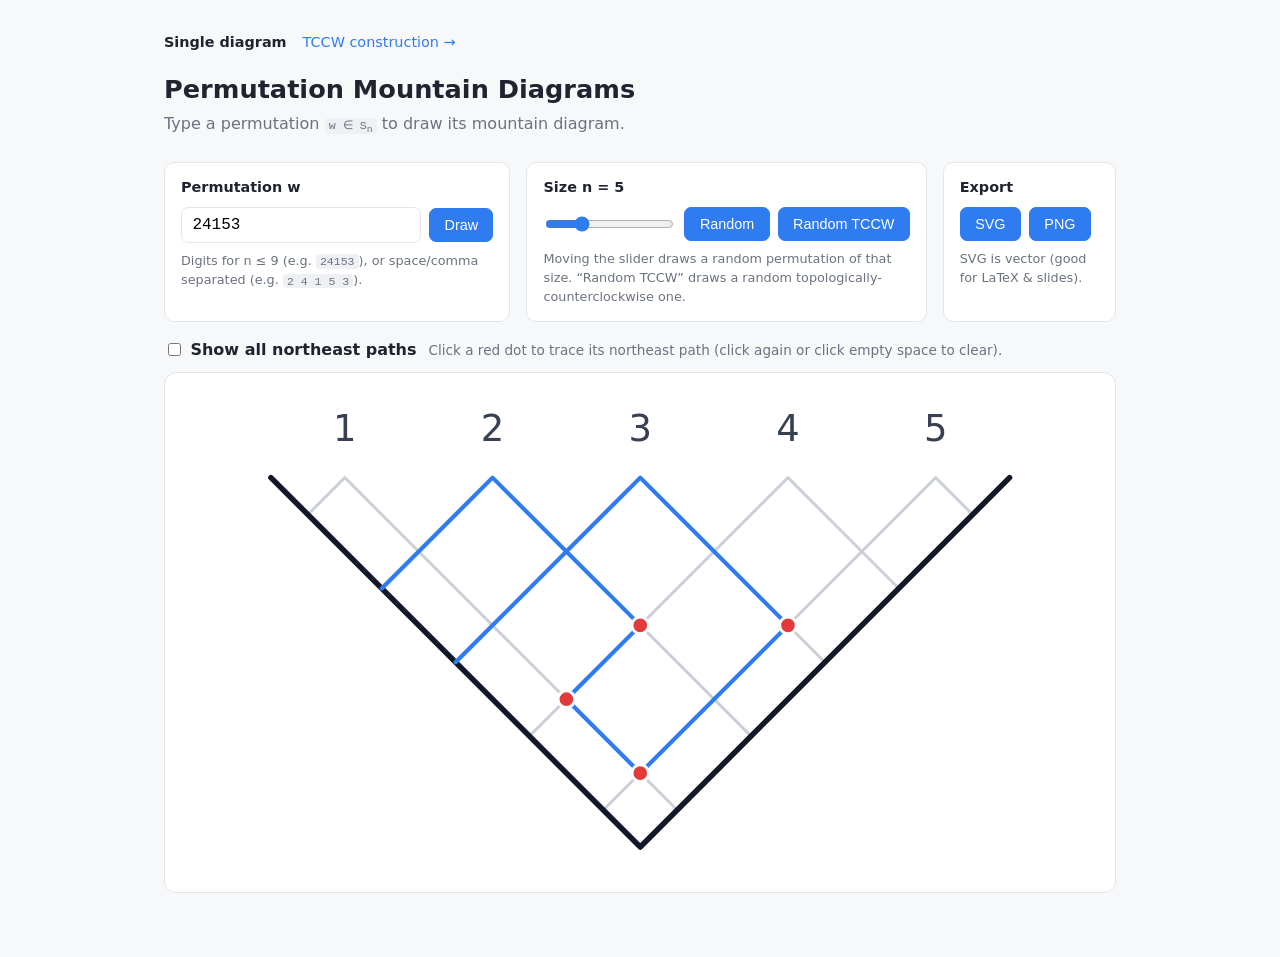
<file: index.html>
<!DOCTYPE html>
<html lang="en">
<head>
  <meta charset="UTF-8" />
  <meta name="viewport" content="width=device-width, initial-scale=1.0" />
  <title>Permutation Mountain Diagrams</title>
  <link rel="stylesheet" href="style.css" />
</head>
<body>
  <main>
    <nav class="page-nav">
      <strong>Single diagram</strong>
      <a href="construction.html">TCCW construction &rarr;</a>
    </nav>
    <h1>Permutation Mountain Diagrams</h1>
    <p class="subtitle">
      Type a permutation <code>w &isin; S<sub>n</sub></code> to draw its mountain diagram.
    </p>

    <section class="controls">
      <div class="control">
        <label for="w-input">Permutation w</label>
        <div class="row">
          <input id="w-input" type="text" spellcheck="false" autocomplete="off"
                 placeholder="e.g. 24153" />
          <button id="draw-btn" class="primary">Draw</button>
        </div>
        <div class="hint">Digits for n &le; 9 (e.g. <code>24153</code>), or space/comma separated (e.g. <code>2 4 1 5 3</code>).</div>
      </div>

      <div class="control">
        <label for="n-slider">Size n = <span id="n-value">5</span></label>
        <div class="row">
          <input id="n-slider" type="range" min="0" max="20" step="1" value="5" />
          <button id="random-btn">Random</button>
          <button id="random-tccw-btn">Random TCCW</button>
        </div>
        <div class="hint">Moving the slider draws a random permutation of that size. &ldquo;Random TCCW&rdquo; draws a random topologically-counterclockwise one.</div>
      </div>

      <div class="control">
        <label>Export</label>
        <div class="row">
          <button id="export-svg">SVG</button>
          <button id="export-png">PNG</button>
        </div>
        <div class="hint">SVG is vector (good for LaTeX &amp; slides).</div>
      </div>
    </section>

    <div id="error" class="error" style="display:none"></div>

    <div class="canvas-toolbar">
      <label class="toggle-all-label"><input type="checkbox" id="toggle-all" /> Show all northeast paths</label>
      <span class="canvas-hint">Click a red dot to trace its northeast path (click again or click empty space to clear).</span>
    </div>

    <div class="diagram-wrap">
      <svg id="diagram" xmlns="http://www.w3.org/2000/svg"></svg>
    </div>
  </main>

  <script src="diagram.js"></script>
  <script src="app.js"></script>
</body>
</html>
</file>
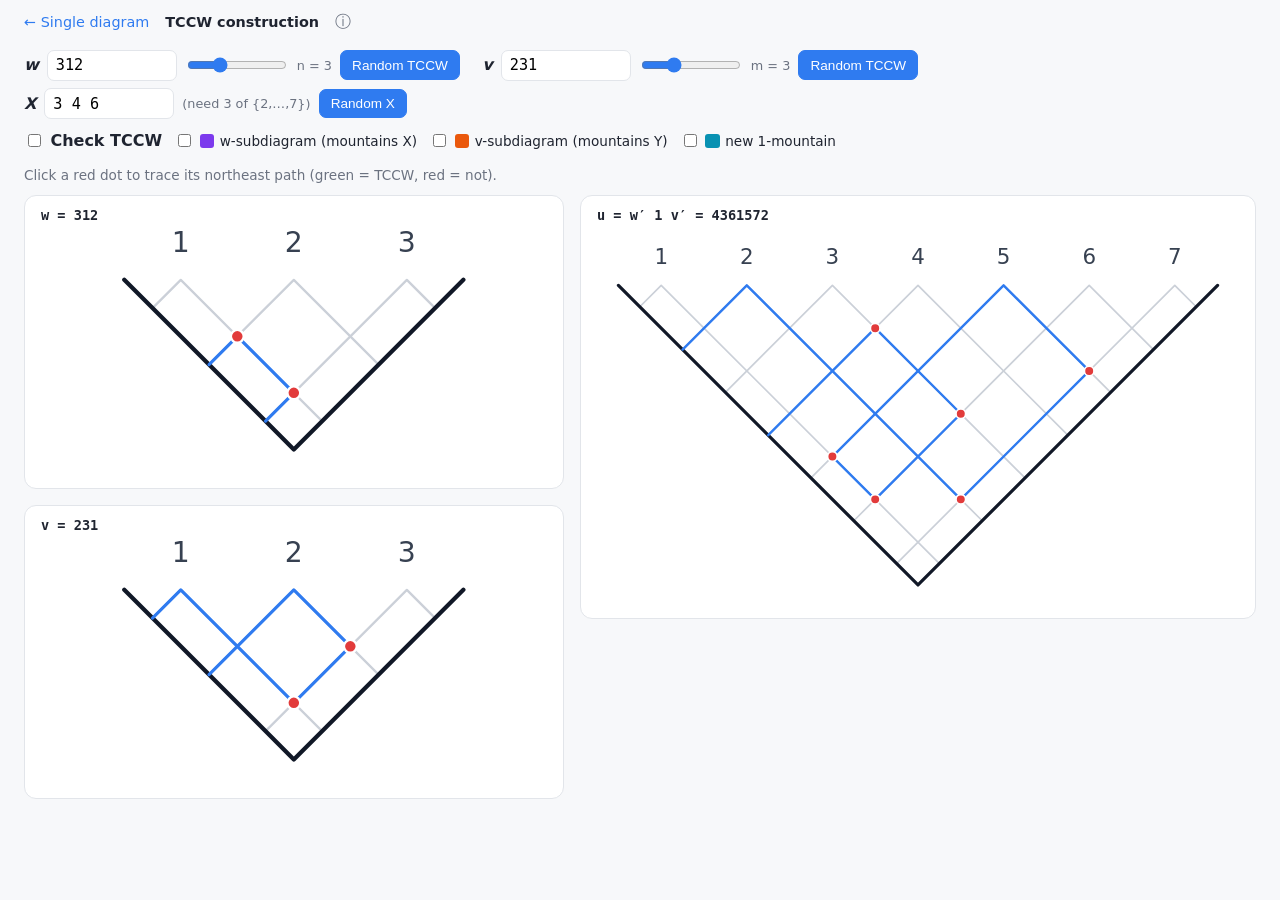
<file: construction.html>
<!DOCTYPE html>
<html lang="en">
<head>
  <meta charset="UTF-8" />
  <meta name="viewport" content="width=device-width, initial-scale=1.0" />
  <title>TCCW Construction</title>
  <link rel="stylesheet" href="style.css" />
</head>
<body>
  <main class="wide">
    <nav class="page-nav">
      <a href="index.html">&larr; Single diagram</a>
      <strong>TCCW construction</strong>
      <span class="info" tabindex="0"
        title="From TCCW diagrams w (size n) and v (size m) and an n-subset X of {2,…,n+m+1}, build the TCCW diagram u = w' 1 v' of size n+m+1.">&#9432;</span>
    </nav>

    <section class="controls-compact">
      <div class="cbar">
        <label class="cbar-label" for="w-input" title="Reversed if needed so w₁ ≤ wₙ.">w</label>
        <input id="w-input" type="text" spellcheck="false" autocomplete="off" placeholder="231" />
        <input id="n-slider" type="range" min="0" max="10" step="1" value="3" />
        <span class="muted-inline">n = <span id="n-value">3</span></span>
        <button id="rand-w" class="primary">Random TCCW</button>
      </div>
      <div class="cbar">
        <label class="cbar-label" for="v-input" title="Reversed if needed so v₁ ≥ vₘ.">v</label>
        <input id="v-input" type="text" spellcheck="false" autocomplete="off" placeholder="12" />
        <input id="m-slider" type="range" min="0" max="10" step="1" value="3" />
        <span class="muted-inline">m = <span id="m-value">3</span></span>
        <button id="rand-v" class="primary">Random TCCW</button>
      </div>
      <div class="cbar">
        <label class="cbar-label" for="x-input" title="X ⊆ {2,…,n+m+1}, |X| = n; complement is Y.">X</label>
        <input id="x-input" type="text" spellcheck="false" autocomplete="off" placeholder="2 4 5" />
        <span class="muted-inline" id="x-req"></span>
        <button id="rand-x">Random X</button>
      </div>
    </section>

    <div id="error" class="error" style="display:none"></div>

    <div class="canvas-toolbar">
      <label class="toggle-all-label"><input type="checkbox" id="check-tccw" /> Check TCCW</label>
      <label class="hl-label"><input type="checkbox" id="hl-w" /> <span class="sw sw-w"></span> w-subdiagram (mountains X)</label>
      <label class="hl-label"><input type="checkbox" id="hl-v" /> <span class="sw sw-v"></span> v-subdiagram (mountains Y)</label>
      <label class="hl-label"><input type="checkbox" id="hl-1" /> <span class="sw sw-1"></span> new 1-mountain</label>
      <span class="canvas-hint">Click a red dot to trace its northeast path (green = TCCW, red = not).</span>
    </div>

    <div class="cols">
      <div class="col-left">
        <figure class="diagram-block">
          <div class="diagram-wrap">
            <figcaption>w = <span id="cap-w"></span></figcaption>
            <svg id="diagram-w" xmlns="http://www.w3.org/2000/svg"></svg>
          </div>
        </figure>
        <figure class="diagram-block">
          <div class="diagram-wrap">
            <figcaption>v = <span id="cap-v"></span></figcaption>
            <svg id="diagram-v" xmlns="http://www.w3.org/2000/svg"></svg>
          </div>
        </figure>
      </div>
      <div class="col-right">
        <figure class="diagram-block">
          <div class="diagram-wrap">
            <figcaption>u = w&prime; 1 v&prime; = <span id="cap-u"></span></figcaption>
            <svg id="diagram-u" xmlns="http://www.w3.org/2000/svg"></svg>
          </div>
        </figure>
      </div>
    </div>
  </main>

  <script src="diagram.js"></script>
  <script src="construction.js"></script>
</body>
</html>
</file>
<file: style.css>
:root {
  --bg: #f7f8fa;
  --card: #ffffff;
  --border: #e2e5ea;
  --text: #1f2430;
  --muted: #6b7280;
  --accent: #2f7bf0;
  --accent-dark: #1f5fca;
  --error-bg: #fdecec;
  --error-fg: #b42318;
}

* { box-sizing: border-box; }

body {
  margin: 0;
  background: var(--bg);
  color: var(--text);
  font-family: system-ui, -apple-system, "Segoe UI", Roboto, sans-serif;
  line-height: 1.5;
}

main {
  max-width: 1000px;
  margin: 0 auto;
  padding: 2rem 1.5rem 4rem;
}

main.wide { max-width: 1400px; padding-top: 0.6rem; }

.page-nav .info {
  cursor: help;
  color: var(--muted);
  font-size: 1rem;
}

/* compact single-line controls (construction page) */
.controls-compact {
  display: flex;
  flex-wrap: wrap;
  align-items: center;
  gap: 0.45rem 1.4rem;
  margin-bottom: 0.6rem;
}

.cbar { display: flex; align-items: center; gap: 0.5rem; }

.cbar-label {
  font-weight: 700;
  font-style: italic;
  cursor: help;
}

.cbar input[type="text"] {
  flex: 0 0 auto;
  width: 130px;
  padding: 0.35rem 0.5rem;
  font-size: 0.95rem;
}

.cbar input[type="range"] { width: 100px; accent-color: var(--accent); }

.cbar button { padding: 0.4rem 0.7rem; font-size: 0.85rem; }

.cols {
  display: grid;
  grid-template-columns: 1fr 1.25fr;
  gap: 1rem;
  align-items: start;
}

@media (max-width: 820px) {
  .cols { grid-template-columns: 1fr; }
}

.col-left { display: flex; flex-direction: column; gap: 1rem; }

/* the output (u) diagram fills its width, so its numbering reaches the top;
   add headroom so the overlaid caption doesn't overlap it */
.col-right .diagram-wrap { padding-top: 2.4rem; }

.diagram-block { margin: 0; }

/* caption overlaid in the empty top-left corner of the diagram's "V" */
.diagram-block figcaption {
  position: absolute;
  top: 0.5rem;
  left: 0.6rem;
  z-index: 2;
  margin: 0;
  padding: 0.05rem 0.4rem;
  border-radius: 5px;
  background: rgba(255, 255, 255, 0.82);
  font-size: 0.85rem;
  font-weight: 600;
  color: var(--text);
  font-family: ui-monospace, SFMono-Regular, Menlo, monospace;
  max-width: calc(100% - 1.2rem);
  overflow: hidden;
  text-overflow: ellipsis;
  white-space: nowrap;
}

.hl-label {
  display: inline-flex;
  align-items: center;
  gap: 0.35rem;
  font-size: 0.85rem;
  cursor: pointer;
  user-select: none;
}

.hl-label input { cursor: pointer; }

.sw {
  display: inline-block;
  width: 0.9rem;
  height: 0.9rem;
  border-radius: 3px;
  vertical-align: middle;
}

.sw-w { background: #7c3aed; }
.sw-v { background: #ea580c; }
.sw-1 { background: #0891b2; }

.muted-inline { color: var(--muted); font-weight: 400; font-size: 0.8rem; }

.page-nav {
  display: flex;
  gap: 1rem;
  align-items: baseline;
  margin-bottom: 1rem;
  font-size: 0.9rem;
}

.page-nav strong { color: var(--text); }
.page-nav a { color: var(--accent); text-decoration: none; }
.page-nav a:hover { text-decoration: underline; }

h1 {
  font-size: 1.6rem;
  margin: 0 0 0.25rem;
}

.subtitle {
  color: var(--muted);
  margin: 0 0 1.5rem;
}

code {
  background: #eef0f3;
  padding: 0.05em 0.35em;
  border-radius: 4px;
  font-size: 0.9em;
}

.controls {
  display: grid;
  grid-template-columns: 2fr 2fr 1fr;
  gap: 1rem;
  margin-bottom: 1rem;
}

@media (max-width: 720px) {
  .controls { grid-template-columns: 1fr; }
}

.control {
  background: var(--card);
  border: 1px solid var(--border);
  border-radius: 10px;
  padding: 0.9rem 1rem;
}

.control label {
  display: block;
  font-weight: 600;
  font-size: 0.9rem;
  margin-bottom: 0.5rem;
}

.row {
  display: flex;
  gap: 0.5rem;
  align-items: center;
}

input[type="text"] {
  flex: 1;
  min-width: 0;
  padding: 0.5rem 0.65rem;
  border: 1px solid var(--border);
  border-radius: 7px;
  font-size: 1rem;
  font-family: ui-monospace, SFMono-Regular, Menlo, monospace;
}

input[type="text"]:focus {
  outline: none;
  border-color: var(--accent);
  box-shadow: 0 0 0 3px rgba(47, 123, 240, 0.15);
}

input[type="range"] { flex: 1; accent-color: var(--accent); }

button {
  padding: 0.5rem 0.9rem;
  border: 1px solid var(--accent);
  background: var(--accent);
  color: #fff;
  border-radius: 7px;
  font-size: 0.9rem;
  cursor: pointer;
  white-space: nowrap;
}

button:hover { background: var(--accent-dark); border-color: var(--accent-dark); }

.hint {
  color: var(--muted);
  font-size: 0.8rem;
  margin-top: 0.5rem;
}

.error {
  background: var(--error-bg);
  color: var(--error-fg);
  border: 1px solid #f3c6c0;
  border-radius: 8px;
  padding: 0.6rem 0.9rem;
  margin-bottom: 1rem;
  font-size: 0.9rem;
}

.canvas-toolbar {
  display: flex;
  align-items: center;
  flex-wrap: wrap;
  gap: 0.75rem;
  margin-bottom: 0.6rem;
}

.toggle-all-label {
  display: inline-flex;
  align-items: center;
  gap: 0.4rem;
  font-weight: 600;
  cursor: pointer;
  user-select: none;
}

.toggle-all-label input {
  accent-color: var(--accent);
  cursor: pointer;
}

.canvas-hint {
  color: var(--muted);
  font-size: 0.85rem;
  margin: 0;
}

.diagram-wrap {
  position: relative;
  background: var(--card);
  border: 1px solid var(--border);
  border-radius: 12px;
  padding: 1rem;
}

.diagram-wrap svg {
  display: block;
  margin: 0 auto;
  /* width/height are set in JS (fitToView / fitInto) so the diagram fits */
}
</file>
